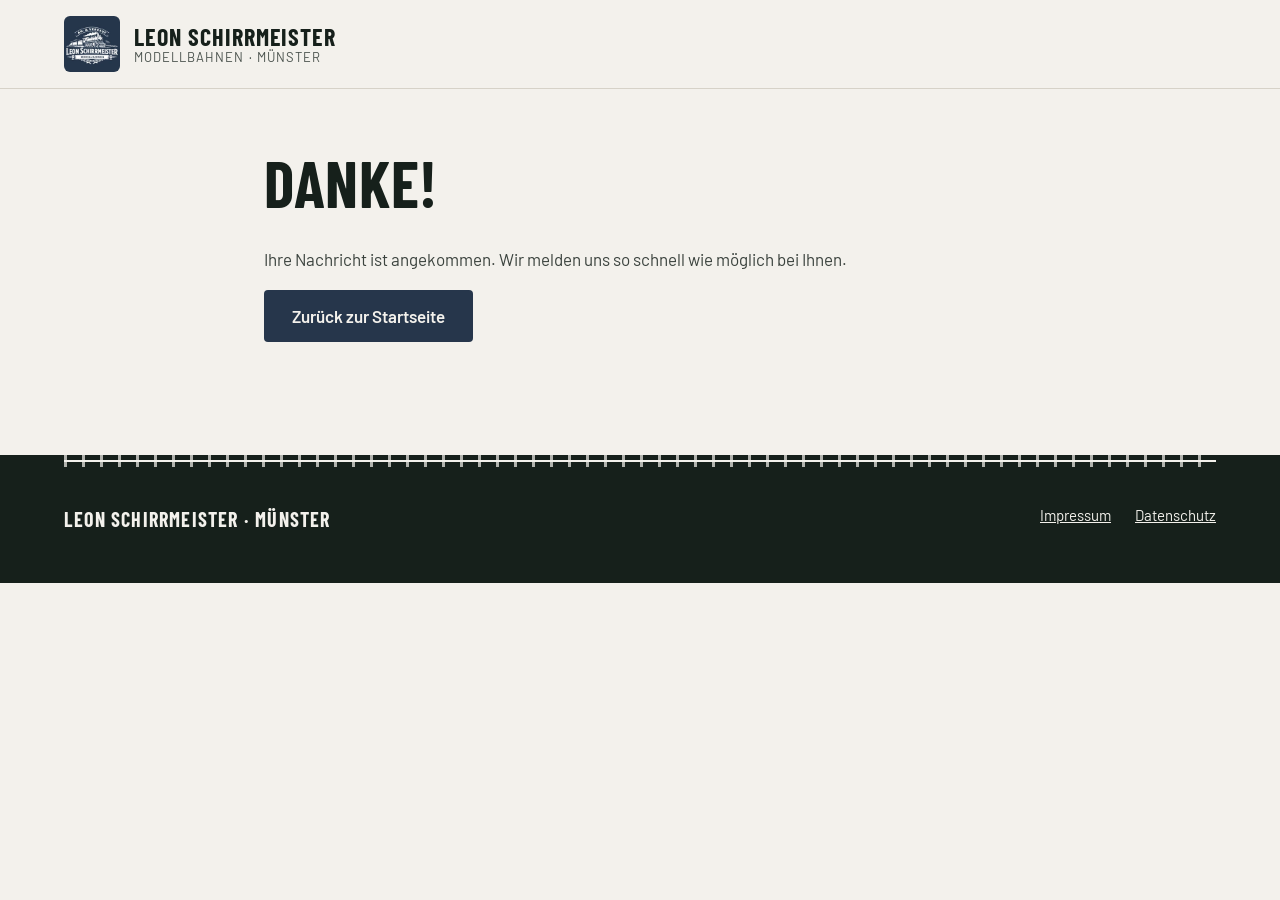
<file: danke.html>
<!doctype html>
<html lang="de">
<head>
<meta charset="utf-8">
<meta name="viewport" content="width=device-width, initial-scale=1">
<meta name="robots" content="noindex">
<title>Danke für Ihre Nachricht – Leon Schirrmeister Modellbahnen</title>
<link rel="icon" type="image/png" href="/assets/img/favicon.png">
<link rel="stylesheet" href="/assets/css/style.css">
</head>
<body>
<header class="kopf">
  <div class="container kopf-inner">
    <a class="marke" href="/">
      <img src="/assets/img/logo-klein.webp" alt="" width="56" height="56">
      <span class="marke-text"><span class="marke-name">Leon Schirrmeister</span><span class="marke-zusatz">Modellbahnen · Münster</span></span>
    </a>
  </div>
</header>
<main class="container textseite">
  <h1>Danke!</h1>
  <p>Ihre Nachricht ist angekommen. Wir melden uns so schnell wie möglich bei Ihnen.</p>
  <p><a class="btn btn-navy" href="/">Zurück zur Startseite</a></p>
</main>
<footer class="fuss">
  <div class="container"><div class="gleis"></div></div>
  <div class="container fuss-inner">
    <span class="fuss-name">Leon Schirrmeister · Münster</span>
    <nav aria-label="Rechtliches"><a href="/impressum.html">Impressum</a><a href="/datenschutz.html">Datenschutz</a></nav>
  </div>
</footer>
</body>
</html>
</file>
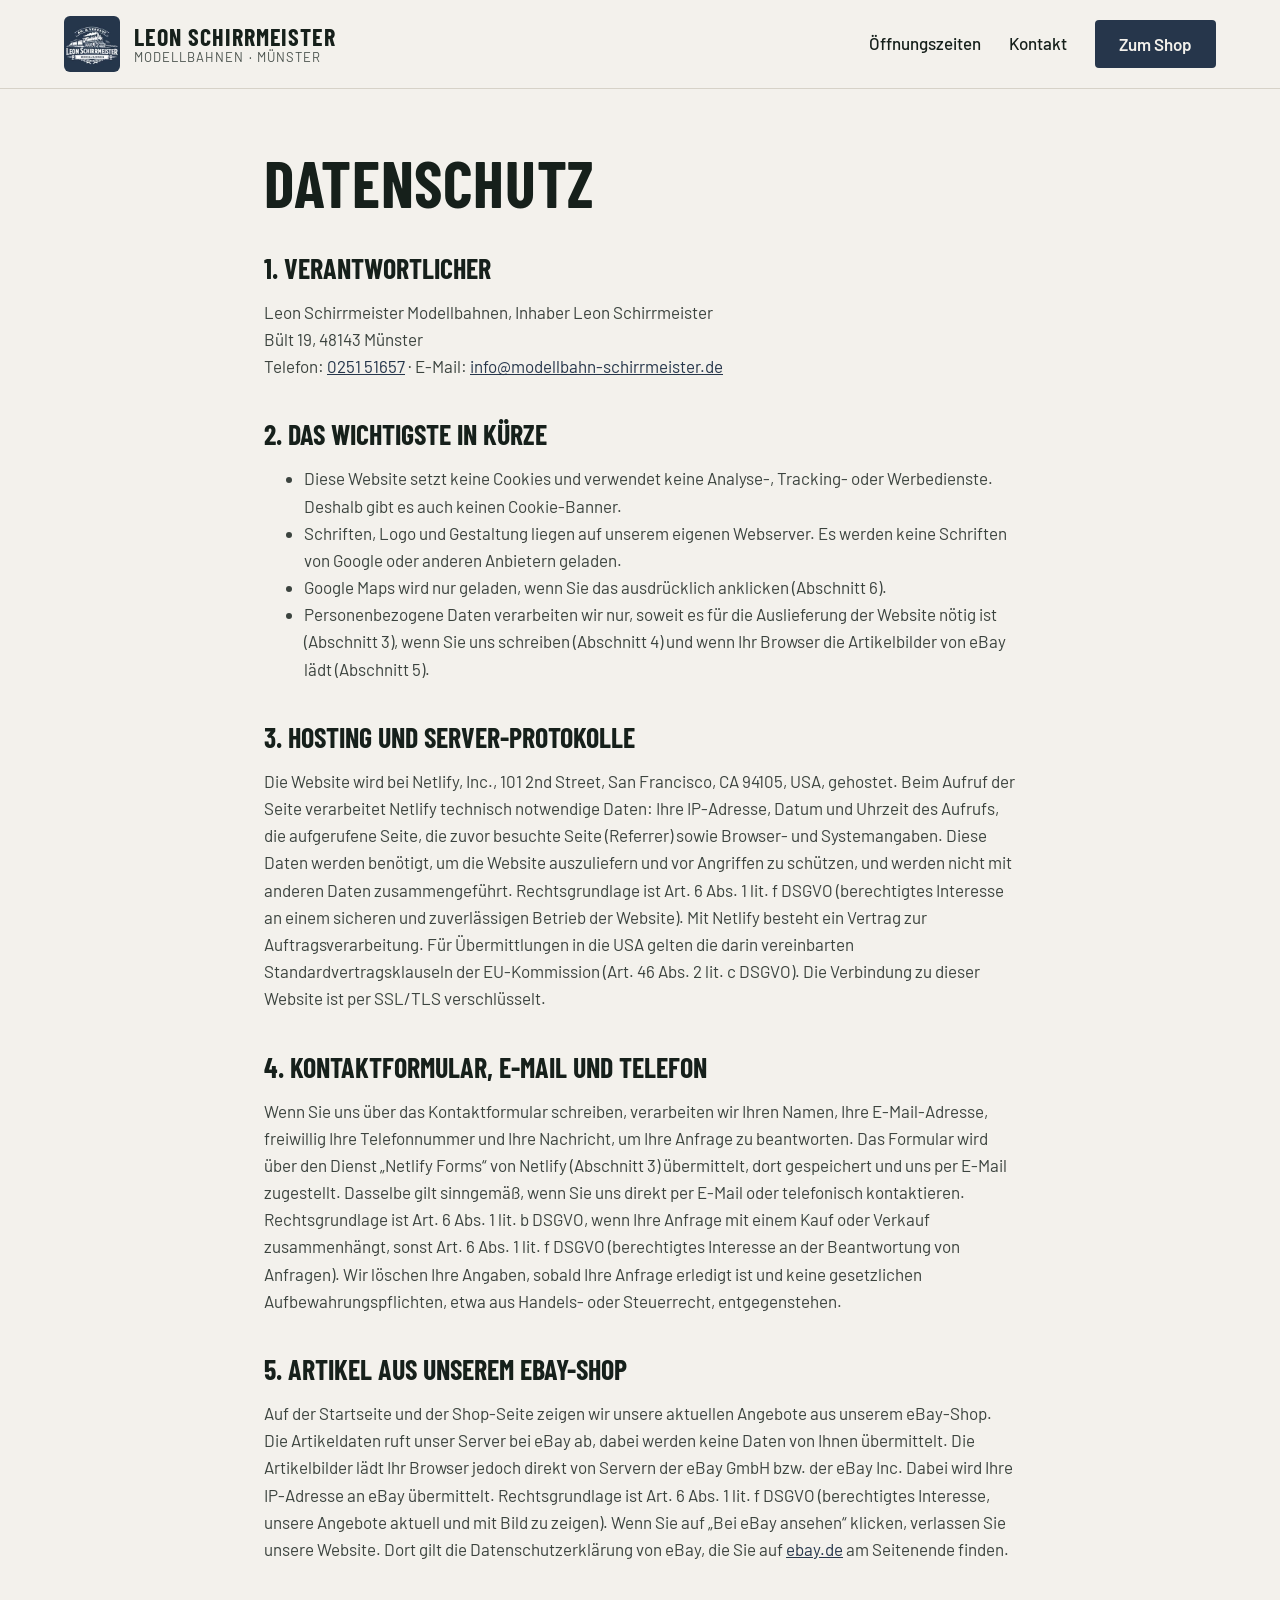
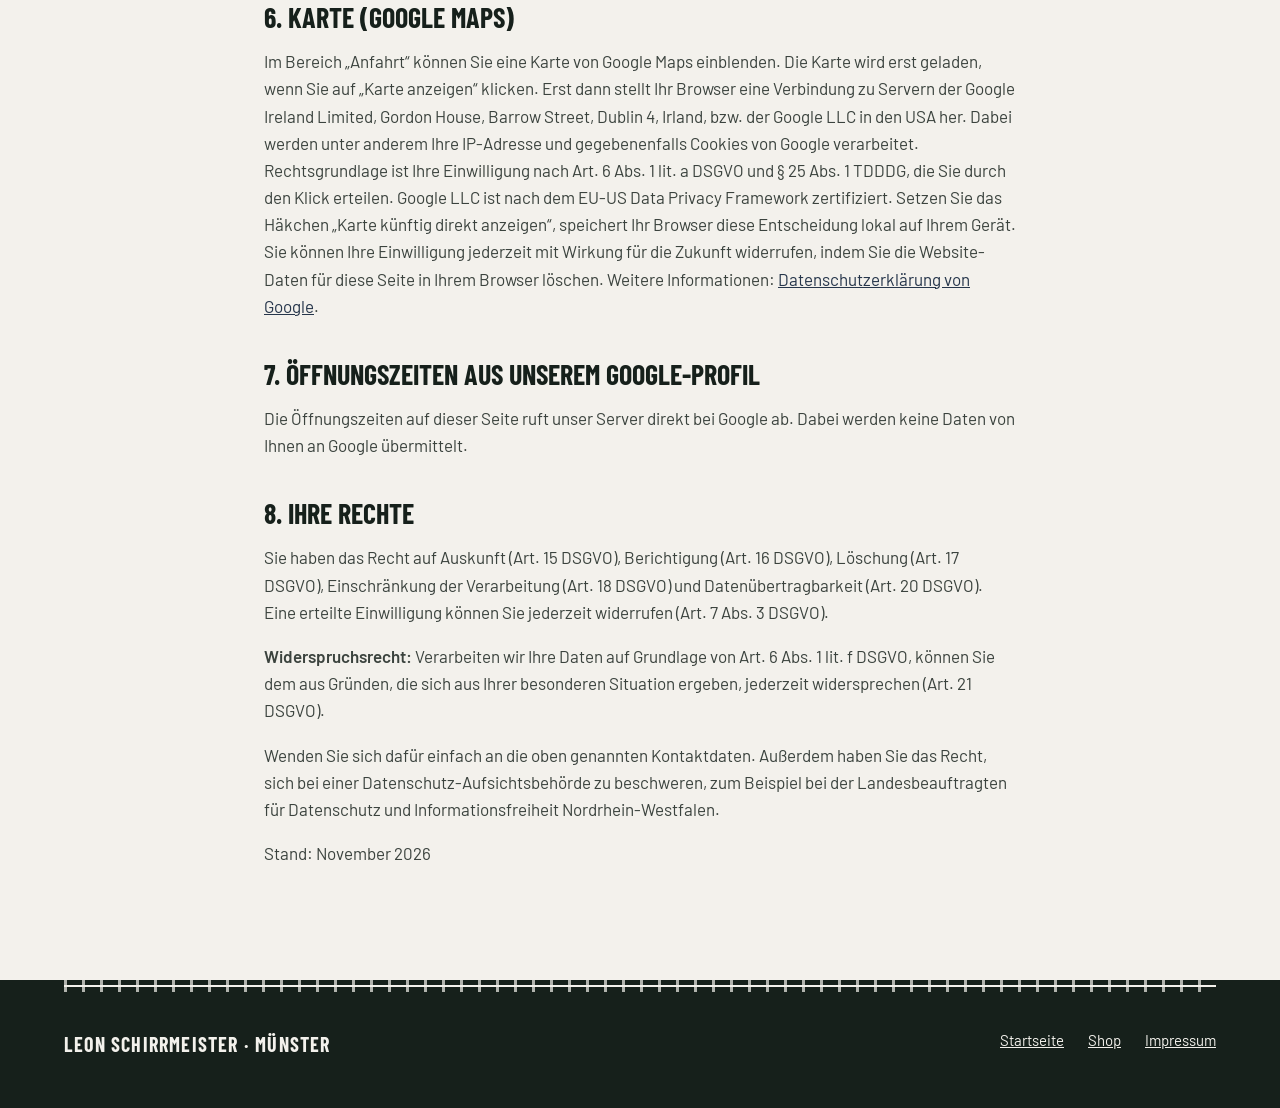
<file: datenschutz.html>
<!doctype html>
<html lang="de">
<head>
<meta charset="utf-8">
<meta name="viewport" content="width=device-width, initial-scale=1">
<title>Datenschutz – Leon Schirrmeister Modellbahnen</title>
<link rel="icon" type="image/png" href="/assets/img/favicon.png">
<link rel="stylesheet" href="/assets/css/style.css">
<script src="/assets/js/main.js" defer></script>
</head>
<body data-seite="datenschutz">
<header class="kopf">
  <div class="container kopf-inner">
    <a class="marke" href="/">
      <img src="/assets/img/logo-klein.webp" alt="" width="56" height="56">
      <span class="marke-text"><span class="marke-name">Leon Schirrmeister</span><span class="marke-zusatz">Modellbahnen · Münster</span></span>
    </a>
    <nav class="hauptmenue" aria-label="Hauptmenü">
      <a href="/#zeiten">Öffnungszeiten</a>
      <a href="/#kontakt">Kontakt</a>
      <a class="btn btn-navy" href="/shop.html">Zum Shop</a>
    </nav>
  </div>
</header>
<main class="container textseite">
  <h1>Datenschutz</h1>

  <h2>1. Verantwortlicher</h2>
  <p>
    <span data-inhalt="allgemein.name">Leon Schirrmeister Modellbahnen</span>, Inhaber <span data-inhalt="allgemein.inhaber">Leon Schirrmeister</span><br>
    <span data-inhalt="allgemein.strasse">Bült 19</span>, <span data-inhalt="allgemein.plz">48143</span> <span data-inhalt="allgemein.ort">Münster</span><br>
    Telefon: <a data-telefon href="tel:025151657">0251 51657</a> · E-Mail: <a data-email href="mailto:info@modellbahn-schirrmeister.de">info@modellbahn-schirrmeister.de</a>
  </p>

  <h2>2. Das Wichtigste in Kürze</h2>
  <ul>
    <li>Diese Website setzt keine Cookies und verwendet keine Analyse-, Tracking- oder Werbedienste. Deshalb gibt es auch keinen Cookie-Banner.</li>
    <li>Schriften, Logo und Gestaltung liegen auf unserem eigenen Webserver. Es werden keine Schriften von Google oder anderen Anbietern geladen.</li>
    <li>Google Maps wird nur geladen, wenn Sie das ausdrücklich anklicken (Abschnitt 6).</li>
    <li>Personenbezogene Daten verarbeiten wir nur, soweit es für die Auslieferung der Website nötig ist (Abschnitt 3), wenn Sie uns schreiben (Abschnitt 4) und wenn Ihr Browser die Artikelbilder von eBay lädt (Abschnitt 5).</li>
  </ul>

  <h2>3. Hosting und Server-Protokolle</h2>
  <p>Die Website wird bei Netlify, Inc., 101 2nd Street, San Francisco, CA 94105, USA, gehostet. Beim Aufruf der Seite verarbeitet Netlify technisch notwendige Daten: Ihre IP-Adresse, Datum und Uhrzeit des Aufrufs, die aufgerufene Seite, die zuvor besuchte Seite (Referrer) sowie Browser- und Systemangaben. Diese Daten werden benötigt, um die Website auszuliefern und vor Angriffen zu schützen, und werden nicht mit anderen Daten zusammengeführt. Rechtsgrundlage ist Art. 6 Abs. 1 lit. f DSGVO (berechtigtes Interesse an einem sicheren und zuverlässigen Betrieb der Website). Mit Netlify besteht ein Vertrag zur Auftragsverarbeitung. Für Übermittlungen in die USA gelten die darin vereinbarten Standardvertragsklauseln der EU-Kommission (Art. 46 Abs. 2 lit. c DSGVO). Die Verbindung zu dieser Website ist per SSL/TLS verschlüsselt.</p>

  <h2>4. Kontaktformular, E-Mail und Telefon</h2>
  <p>Wenn Sie uns über das Kontaktformular schreiben, verarbeiten wir Ihren Namen, Ihre E-Mail-Adresse, freiwillig Ihre Telefonnummer und Ihre Nachricht, um Ihre Anfrage zu beantworten. Das Formular wird über den Dienst „Netlify Forms“ von Netlify (Abschnitt 3) übermittelt, dort gespeichert und uns per E-Mail zugestellt. Dasselbe gilt sinngemäß, wenn Sie uns direkt per E-Mail oder telefonisch kontaktieren. Rechtsgrundlage ist Art. 6 Abs. 1 lit. b DSGVO, wenn Ihre Anfrage mit einem Kauf oder Verkauf zusammenhängt, sonst Art. 6 Abs. 1 lit. f DSGVO (berechtigtes Interesse an der Beantwortung von Anfragen). Wir löschen Ihre Angaben, sobald Ihre Anfrage erledigt ist und keine gesetzlichen Aufbewahrungspflichten, etwa aus Handels- oder Steuerrecht, entgegenstehen.</p>

  <h2>5. Artikel aus unserem eBay-Shop</h2>
  <p>Auf der Startseite und der Shop-Seite zeigen wir unsere aktuellen Angebote aus unserem eBay-Shop. Die Artikeldaten ruft unser Server bei eBay ab, dabei werden keine Daten von Ihnen übermittelt. Die Artikelbilder lädt Ihr Browser jedoch direkt von Servern der eBay GmbH bzw. der eBay Inc. Dabei wird Ihre IP-Adresse an eBay übermittelt. Rechtsgrundlage ist Art. 6 Abs. 1 lit. f DSGVO (berechtigtes Interesse, unsere Angebote aktuell und mit Bild zu zeigen). Wenn Sie auf „Bei eBay ansehen“ klicken, verlassen Sie unsere Website. Dort gilt die Datenschutzerklärung von eBay, die Sie auf <a href="https://www.ebay.de" target="_blank" rel="noopener">ebay.de</a> am Seitenende finden.</p>

  <h2>6. Karte (Google Maps)</h2>
  <p>Im Bereich „Anfahrt“ können Sie eine Karte von Google Maps einblenden. Die Karte wird erst geladen, wenn Sie auf „Karte anzeigen“ klicken. Erst dann stellt Ihr Browser eine Verbindung zu Servern der Google Ireland Limited, Gordon House, Barrow Street, Dublin 4, Irland, bzw. der Google LLC in den USA her. Dabei werden unter anderem Ihre IP-Adresse und gegebenenfalls Cookies von Google verarbeitet. Rechtsgrundlage ist Ihre Einwilligung nach Art. 6 Abs. 1 lit. a DSGVO und § 25 Abs. 1 TDDDG, die Sie durch den Klick erteilen. Google LLC ist nach dem EU-US Data Privacy Framework zertifiziert. Setzen Sie das Häkchen „Karte künftig direkt anzeigen“, speichert Ihr Browser diese Entscheidung lokal auf Ihrem Gerät. Sie können Ihre Einwilligung jederzeit mit Wirkung für die Zukunft widerrufen, indem Sie die Website-Daten für diese Seite in Ihrem Browser löschen. Weitere Informationen: <a href="https://policies.google.com/privacy?hl=de" target="_blank" rel="noopener">Datenschutzerklärung von Google</a>.</p>

  <h2>7. Öffnungszeiten aus unserem Google-Profil</h2>
  <p>Die Öffnungszeiten auf dieser Seite ruft unser Server direkt bei Google ab. Dabei werden keine Daten von Ihnen an Google übermittelt.</p>

  <h2>8. Ihre Rechte</h2>
  <p>Sie haben das Recht auf Auskunft (Art. 15 DSGVO), Berichtigung (Art. 16 DSGVO), Löschung (Art. 17 DSGVO), Einschränkung der Verarbeitung (Art. 18 DSGVO) und Datenübertragbarkeit (Art. 20 DSGVO). Eine erteilte Einwilligung können Sie jederzeit widerrufen (Art. 7 Abs. 3 DSGVO).</p>
  <p><strong>Widerspruchsrecht:</strong> Verarbeiten wir Ihre Daten auf Grundlage von Art. 6 Abs. 1 lit. f DSGVO, können Sie dem aus Gründen, die sich aus Ihrer besonderen Situation ergeben, jederzeit widersprechen (Art. 21 DSGVO).</p>
  <p>Wenden Sie sich dafür einfach an die oben genannten Kontaktdaten. Außerdem haben Sie das Recht, sich bei einer Datenschutz-Aufsichtsbehörde zu beschweren, zum Beispiel bei der Landesbeauftragten für Datenschutz und Informationsfreiheit Nordrhein-Westfalen.</p>

  <p>Stand: November 2026</p>
</main>
<footer class="fuss">
  <div class="container"><div class="gleis"></div></div>
  <div class="container fuss-inner">
    <span class="fuss-name">Leon Schirrmeister · Münster</span>
    <nav aria-label="Rechtliches"><a href="/">Startseite</a><a href="/shop.html">Shop</a><a href="/impressum.html">Impressum</a></nav>
  </div>
</footer>
</body>
</html>
</file>
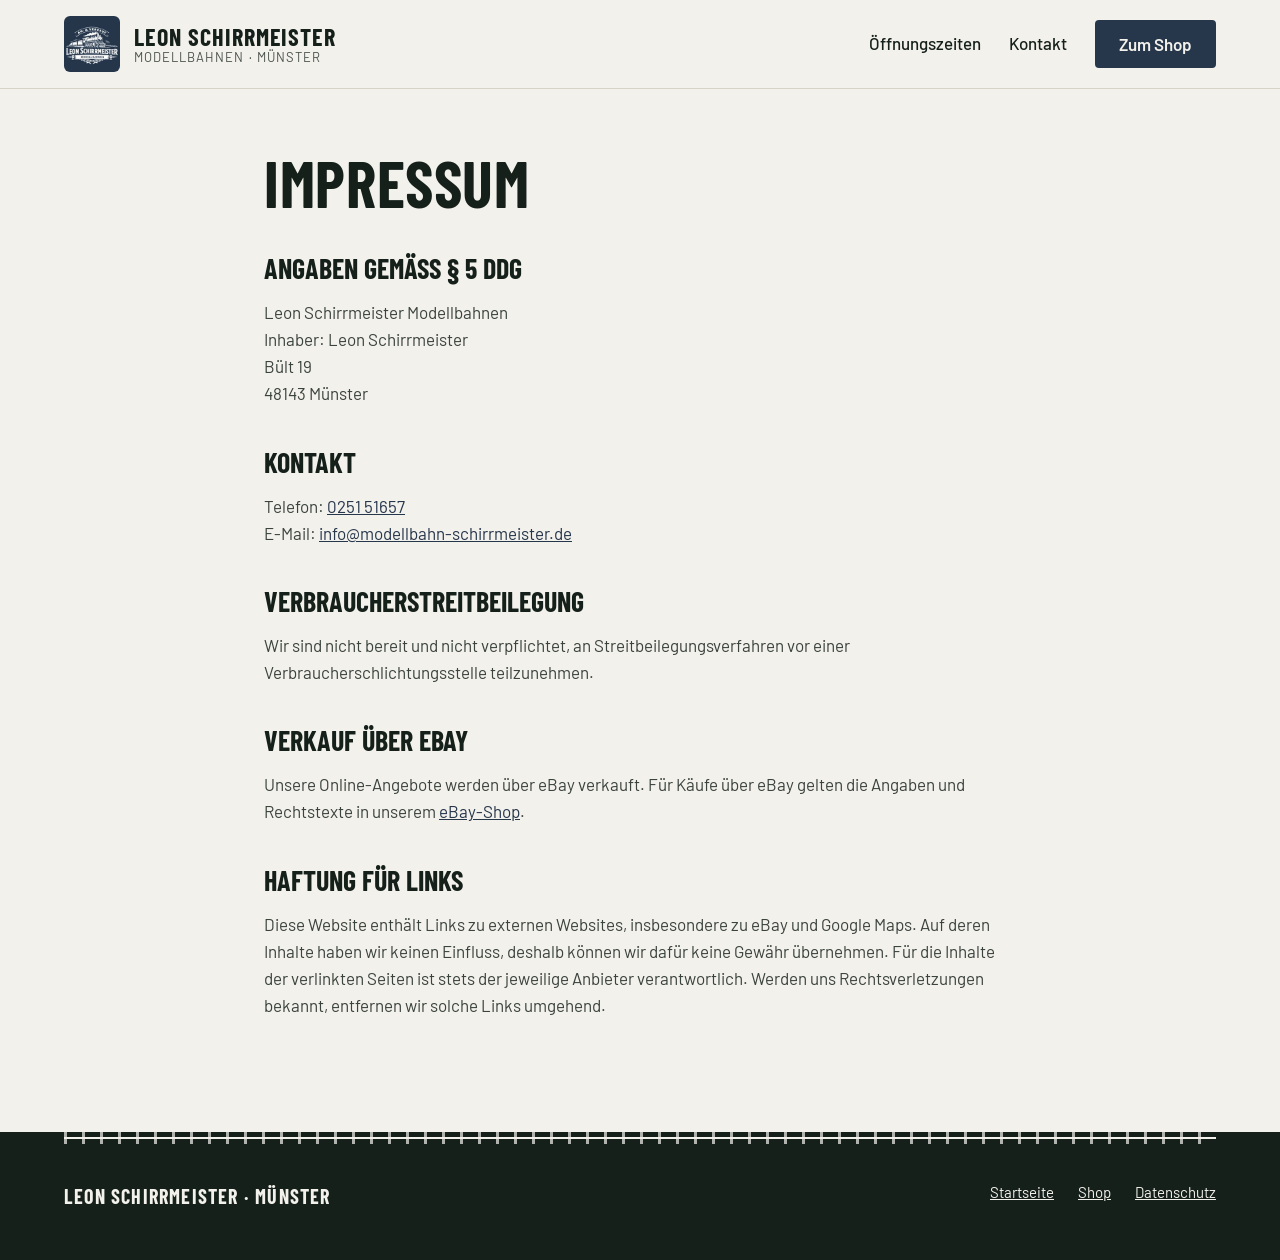
<file: impressum.html>
<!doctype html>
<html lang="de">
<head>
<meta charset="utf-8">
<meta name="viewport" content="width=device-width, initial-scale=1">
<title>Impressum – Leon Schirrmeister Modellbahnen</title>
<link rel="icon" type="image/png" href="/assets/img/favicon.png">
<link rel="stylesheet" href="/assets/css/style.css">
<script src="/assets/js/main.js" defer></script>
</head>
<body data-seite="impressum">
<header class="kopf">
  <div class="container kopf-inner">
    <a class="marke" href="/">
      <img src="/assets/img/logo-klein.webp" alt="" width="56" height="56">
      <span class="marke-text"><span class="marke-name">Leon Schirrmeister</span><span class="marke-zusatz">Modellbahnen · Münster</span></span>
    </a>
    <nav class="hauptmenue" aria-label="Hauptmenü">
      <a href="/#zeiten">Öffnungszeiten</a>
      <a href="/#kontakt">Kontakt</a>
      <a class="btn btn-navy" href="/shop.html">Zum Shop</a>
    </nav>
  </div>
</header>
<main class="container textseite">
  <h1>Impressum</h1>

  <h2>Angaben gemäß § 5 DDG</h2>
  <p>
    <span data-inhalt="allgemein.name">Leon Schirrmeister Modellbahnen</span><br>
    Inhaber: <span data-inhalt="allgemein.inhaber">Leon Schirrmeister</span><br>
    <span data-inhalt="allgemein.strasse">Bült 19</span><br>
    <span data-inhalt="allgemein.plz">48143</span> <span data-inhalt="allgemein.ort">Münster</span>
  </p>

  <h2>Kontakt</h2>
  <p>
    Telefon: <a data-telefon href="tel:025151657">0251 51657</a><br>
    E-Mail: <a data-email href="mailto:info@modellbahn-schirrmeister.de">info@modellbahn-schirrmeister.de</a>
  </p>

  <div data-nur-wenn="allgemein.ust_id" hidden>
    <h2>Umsatzsteuer</h2>
    <p>Umsatzsteuer-Identifikationsnummer gemäß § 27a Umsatzsteuergesetz: <span data-inhalt="allgemein.ust_id"></span></p>
  </div>

  <h2>Verbraucherstreitbeilegung</h2>
  <p>Wir sind nicht bereit und nicht verpflichtet, an Streitbeilegungsverfahren vor einer Verbraucherschlichtungsstelle teilzunehmen.</p>

  <h2>Verkauf über eBay</h2>
  <p>Unsere Online-Angebote werden über eBay verkauft. Für Käufe über eBay gelten die Angaben und Rechtstexte in unserem <a data-ebay-shop href="https://www.ebay.de/str/modellbahnschirrmeister" target="_blank" rel="noopener">eBay-Shop</a>.</p>

  <h2>Haftung für Links</h2>
  <p>Diese Website enthält Links zu externen Websites, insbesondere zu eBay und Google Maps. Auf deren Inhalte haben wir keinen Einfluss, deshalb können wir dafür keine Gewähr übernehmen. Für die Inhalte der verlinkten Seiten ist stets der jeweilige Anbieter verantwortlich. Werden uns Rechtsverletzungen bekannt, entfernen wir solche Links umgehend.</p>

</main>
<footer class="fuss">
  <div class="container"><div class="gleis"></div></div>
  <div class="container fuss-inner">
    <span class="fuss-name">Leon Schirrmeister · Münster</span>
    <nav aria-label="Rechtliches"><a href="/">Startseite</a><a href="/shop.html">Shop</a><a href="/datenschutz.html">Datenschutz</a></nav>
  </div>
</footer>
</body>
</html>
</file>
<file: assets/css/style.css>
/* Leon Schirrmeister Modellbahnen – Styles */

@font-face { font-family: "Barlow"; font-weight: 400; font-style: normal; font-display: swap; src: url("../fonts/barlow-latin-400-normal.woff2") format("woff2"); }
@font-face { font-family: "Barlow"; font-weight: 500; font-style: normal; font-display: swap; src: url("../fonts/barlow-latin-500-normal.woff2") format("woff2"); }
@font-face { font-family: "Barlow"; font-weight: 600; font-style: normal; font-display: swap; src: url("../fonts/barlow-latin-600-normal.woff2") format("woff2"); }
@font-face { font-family: "Barlow Condensed"; font-weight: 600; font-style: normal; font-display: swap; src: url("../fonts/barlow-condensed-latin-600-normal.woff2") format("woff2"); }
@font-face { font-family: "Barlow Condensed"; font-weight: 700; font-style: normal; font-display: swap; src: url("../fonts/barlow-condensed-latin-700-normal.woff2") format("woff2"); }

:root {
  --navy: #26364B;
  --navy-dunkel: #1C293A;
  --navy-hell: #34475F;
  --gold: #D4AF37;
  --papier: #F3F1EC;
  --papier-dunkel: #E9E6DE;
  --tinte: #16201B;
  --grau: #4A524D;
  --grau-text: #3B433E;
  --linie: #D6D2C8;
  --rahmen: #A9A498;
  --weiss: #FFFFFF;
  --hell-gedimmt: rgba(243, 241, 236, .85);
  --radius: 6px;
  --breite: 1200px;
  --font: "Barlow", system-ui, -apple-system, "Segoe UI", sans-serif;
  --font-display: "Barlow Condensed", "Arial Narrow", sans-serif;
}

*, *::before, *::after { box-sizing: border-box; }
html { scroll-behavior: smooth; }
body {
  margin: 0;
  font-family: var(--font);
  font-size: 17px;
  line-height: 1.6;
  color: var(--tinte);
  background: var(--papier);
  -webkit-font-smoothing: antialiased;
}
img { max-width: 100%; display: block; }
a { color: var(--navy); }
a:hover { color: #18243A; }
:focus-visible { outline: 3px solid var(--gold); outline-offset: 3px; }

.container { max-width: var(--breite); margin: 0 auto; padding-left: 24px; padding-right: 24px; }
.visually-hidden { position: absolute !important; width: 1px; height: 1px; overflow: hidden; clip: rect(0 0 0 0); white-space: nowrap; }

/* Typo */
.kicker {
  font-family: var(--font-display);
  font-weight: 600;
  font-size: 16px;
  letter-spacing: .18em;
  text-transform: uppercase;
  color: var(--grau);
  display: block;
}
.dunkel .kicker { color: var(--gold); }
h1, h2 {
  margin: 0;
  font-family: var(--font-display);
  font-weight: 700;
  text-transform: uppercase;
  line-height: 1;
}
h1 { font-size: clamp(48px, 7vw, 84px); line-height: .95; letter-spacing: .01em; }
h2 { font-size: clamp(38px, 5vw, 56px); }
.abschnitt-kopf { display: flex; flex-direction: column; gap: 8px; }

/* Buttons */
.btn {
  display: inline-flex; align-items: center; justify-content: center;
  min-height: 48px; padding: 14px 26px;
  border-radius: 4px; border: 2px solid transparent;
  font: inherit; font-weight: 600; font-size: 17px; line-height: 1.2;
  text-decoration: none; cursor: pointer;
  transition: background-color .15s, color .15s, border-color .15s;
}
.btn-navy { background: var(--navy); color: var(--papier); }
.btn-navy:hover { background: var(--navy-dunkel); color: var(--papier); }
.btn-gold { background: var(--gold); color: var(--tinte); }
.btn-gold:hover { background: #E3C14E; color: var(--tinte); }
.btn-hell-rand { border-color: var(--papier); color: var(--papier); }
.btn-hell-rand:hover { background: var(--papier); color: var(--navy); }
.btn-navy-rand { border-color: var(--navy); color: var(--navy); background: transparent; }
.btn-navy-rand:hover { background: var(--navy); color: var(--papier); }

/* Hinweisbanner */
.hinweis { background: var(--gold); color: var(--tinte); font-weight: 600; text-align: center; padding: 12px 24px; }
.hinweis[hidden] { display: none; }

/* Header */
.kopf { background: var(--papier); border-bottom: 1px solid var(--linie); }
.kopf-inner { display: flex; flex-wrap: wrap; align-items: center; justify-content: space-between; gap: 16px; padding-top: 16px; padding-bottom: 16px; }
.marke { display: flex; align-items: center; gap: 14px; text-decoration: none; color: var(--tinte); }
.marke:hover { color: var(--tinte); }
.marke img { width: 56px; height: 56px; border-radius: var(--radius); }
.marke-text { display: flex; flex-direction: column; line-height: 1.1; }
.marke-name { font-family: var(--font-display); font-weight: 700; font-size: 24px; letter-spacing: .04em; text-transform: uppercase; }
.marke-zusatz { font-size: 13px; color: var(--grau); letter-spacing: .08em; text-transform: uppercase; }
.hauptmenue { display: flex; flex-wrap: wrap; align-items: center; gap: 8px 28px; font-weight: 500; }
.hauptmenue a { text-decoration: none; color: var(--tinte); }
.hauptmenue a:hover { color: var(--navy); text-decoration: underline; text-underline-offset: 4px; }
.hauptmenue .btn { color: var(--papier); padding: 10px 22px; text-decoration: none; }

/* Hero */
.dunkel { background: var(--navy); color: var(--papier); }
.hero-inner { display: flex; flex-wrap: wrap; align-items: center; gap: 40px; padding-top: 40px; padding-bottom: 40px; }
.hero-text { flex: 1 1 440px; min-width: 0; display: flex; flex-direction: column; gap: 24px; }
.hero-text p { margin: 0; font-size: 19px; color: var(--hell-gedimmt); max-width: 540px; }
.hero-buttons { display: flex; flex-wrap: wrap; gap: 14px; padding-top: 8px; }
.hero-logo { flex: 1 1 420px; min-width: 0; max-width: 560px; aspect-ratio: 1 / 1; object-fit: contain; }

/* Infoleiste */
.infoleiste { display: grid; grid-template-columns: repeat(auto-fit, minmax(240px, 1fr)); gap: 32px; padding-top: 40px; padding-bottom: 64px; }
.info { display: flex; flex-direction: column; gap: 4px; }
.info .kicker { font-size: 15px; letter-spacing: .16em; }
.info-wert { font-size: 20px; font-weight: 600; color: var(--tinte); text-decoration: none; overflow-wrap: anywhere; }
a.info-wert:hover { color: var(--navy); text-decoration: underline; }

/* Öffnungszeiten + Anfahrt */
.zeiten-inner { display: flex; flex-wrap: wrap; gap: 56px; padding-top: 80px; padding-bottom: 80px; }
.zeiten-spalte { flex: 1 1 520px; min-width: 0; display: flex; flex-direction: column; gap: 28px; }
.anfahrt-spalte { flex: 1 1 400px; min-width: 0; display: flex; flex-direction: column; gap: 28px; }
.tafel { background: var(--navy-dunkel); border-radius: var(--radius); padding: 8px 28px; font-family: var(--font-display); font-weight: 600; font-size: 24px; letter-spacing: .04em; margin: 0; }
.tafel-zeile { display: flex; justify-content: space-between; gap: 16px; padding: 14px 0; border-bottom: 1px solid rgba(243, 241, 236, .14); }
.tafel-zeile:last-child { border-bottom: none; }
.tafel-zeile dt { margin: 0; }
.tafel-zeile dd { margin: 0; color: var(--gold); text-align: right; }
.tafel-zeile dd span { display: block; white-space: nowrap; }
.tafel-zeile.heute dt::after { content: "Heute"; margin-left: 12px; font-size: 14px; letter-spacing: .14em; text-transform: uppercase; background: var(--gold); color: var(--tinte); padding: 2px 8px; border-radius: 3px; vertical-align: 3px; }
.zusatz { margin: 0; font-size: 16px; color: rgba(243, 241, 236, .8); }
.karte { height: 300px; border-radius: var(--radius); background-color: var(--navy-hell); background-image: repeating-linear-gradient(135deg, rgba(243,241,236,.05) 0 12px, transparent 12px 24px); display: flex; align-items: flex-end; padding: 20px; font-size: 14px; color: rgba(243, 241, 236, .8); overflow: hidden; }
.karte { height: 340px; position: relative; padding: 0; align-items: stretch; }
.karte-hinweis { display: flex; flex-direction: column; justify-content: center; align-items: flex-start; gap: 14px; padding: 28px; font-size: 15px; color: rgba(243, 241, 236, .9); }
.karte-hinweis p { margin: 0; max-width: 420px; }
.karte-hinweis a { color: var(--gold); }
.karte-merken { display: flex; align-items: center; gap: 8px; font-size: 14px; cursor: pointer; }
.karte-merken input { width: 18px; height: 18px; accent-color: var(--gold); }
.karte.karte-geladen { background: var(--navy-hell); }
.karte iframe { width: 100%; height: 100%; border: 0; display: block; }
.sonderzeiten { margin: 0; background: var(--gold); color: var(--tinte); font-weight: 600; border-radius: var(--radius); padding: 12px 16px; }
.sonderzeiten[hidden] { display: none; }
.adresse { display: flex; flex-direction: column; gap: 2px; font-size: 18px; font-style: normal; }
.adresse .gedimmt { color: rgba(243, 241, 236, .8); }
.anfahrt-spalte .btn { align-self: flex-start; }

/* Artikelkarten */
.artikel-abschnitt { padding-top: 88px; padding-bottom: 80px; display: flex; flex-direction: column; gap: 36px; }
.abschnitt-zeile { display: flex; flex-wrap: wrap; justify-content: space-between; align-items: flex-end; gap: 16px; }
.mehr-link { font-weight: 600; }
.artikel-raster { display: grid; grid-template-columns: repeat(auto-fill, minmax(250px, 1fr)); gap: 24px; list-style: none; margin: 0; padding: 0; }
.artikel { background: var(--weiss); border: 1px solid var(--linie); border-radius: var(--radius); overflow: hidden; display: flex; flex-direction: column; }
.artikel-bild { aspect-ratio: 4 / 3; background-color: #E3E0D8; background-image: repeating-linear-gradient(135deg, rgba(22,32,27,.06) 0 12px, transparent 12px 24px); display: flex; align-items: center; justify-content: center; font-size: 13px; color: var(--grau); }
.artikel-bild img { width: 100%; height: 100%; object-fit: contain; background: var(--weiss); }
.artikel-body { padding: 18px; display: flex; flex-direction: column; gap: 6px; flex: 1; }
.artikel-meta { font-size: 13px; letter-spacing: .1em; text-transform: uppercase; color: var(--grau); }
.artikel-titel { font-weight: 600; font-size: 17px; line-height: 1.35; margin: 0; display: -webkit-box; -webkit-line-clamp: 3; -webkit-box-orient: vertical; overflow: hidden; }
.artikel-fuss { display: flex; justify-content: space-between; align-items: baseline; gap: 10px; margin-top: auto; padding-top: 8px; }
.artikel-preis { font-family: var(--font-display); font-weight: 700; font-size: 28px; color: var(--navy); }
.artikel-art { font-size: 13px; color: var(--grau); }
.artikel .btn { margin-top: 10px; min-height: 44px; padding: 10px 16px; font-size: 16px; }
.artikel-skelett .artikel-bild { animation: puls 1.4s ease-in-out infinite; }
@keyframes puls { 50% { opacity: .55; } }
.meldung { grid-column: 1 / -1; background: var(--weiss); border: 1px solid var(--linie); border-radius: var(--radius); padding: 28px; text-align: center; }

/* Shop-Seite */
.shop-kopf-inner { display: flex; flex-wrap: wrap; justify-content: space-between; align-items: flex-end; gap: 32px; padding-top: 64px; padding-bottom: 56px; }
.shop-kopf-text { flex: 1 1 520px; min-width: 0; display: flex; flex-direction: column; gap: 14px; }
.shop-kopf-text p { margin: 0; font-size: 18px; color: var(--hell-gedimmt); max-width: 560px; }
.zaehler { display: flex; flex-direction: column; gap: 4px; font-size: 15px; color: var(--hell-gedimmt); }
.zaehler strong { font-family: var(--font-display); font-size: 40px; font-weight: 700; color: var(--papier); line-height: 1; }
.filterleiste { display: flex; flex-wrap: wrap; justify-content: space-between; align-items: center; gap: 20px; padding-top: 36px; }
.kategorien { display: flex; flex-wrap: wrap; gap: 10px; }
.pille { font: inherit; font-weight: 600; font-size: 15px; padding: 8px 18px; border-radius: 999px; cursor: pointer; min-height: 44px; background: transparent; color: var(--tinte); border: 2px solid var(--rahmen); }
.pille:hover { border-color: var(--navy); }
.pille[aria-pressed="true"] { background: var(--navy); color: var(--papier); border-color: var(--navy); }
.suche { display: flex; align-items: center; gap: 10px; background: var(--weiss); border: 1px solid var(--rahmen); border-radius: 4px; padding: 0 14px; min-height: 48px; flex: 0 1 340px; }
.suche:focus-within { outline: 3px solid var(--gold); outline-offset: 2px; }
.suche input { font: inherit; border: none; outline: none; background: transparent; flex: 1; min-width: 0; min-height: 46px; }
.shop-raster { padding-top: 32px; padding-bottom: 24px; }
.shop-mehr { padding-top: 16px; padding-bottom: 88px; display: flex; flex-direction: column; align-items: center; gap: 14px; text-align: center; }
.shop-mehr p { margin: 0; font-size: 15px; color: var(--grau); }

/* Kontakt */
.kontakt { background: var(--papier-dunkel); }
.kontakt-inner { display: flex; flex-wrap: wrap; gap: 56px; padding-top: 88px; padding-bottom: 88px; }
.kontakt-text { flex: 1 1 360px; min-width: 0; display: flex; flex-direction: column; gap: 24px; }
.kontakt-text > p { margin: 0; color: var(--grau-text); }
.kontakt-daten { display: flex; flex-direction: column; gap: 14px; font-size: 18px; margin: 0; }
.kontakt-daten div { display: flex; flex-direction: column; }
.kontakt-daten dt { font-size: 14px; color: var(--grau); }
.kontakt-daten dd { margin: 0; font-weight: 600; }
.kontakt-daten a { color: var(--tinte); text-decoration: none; }
.kontakt-daten a:hover { text-decoration: underline; }
.formular { flex: 1 1 520px; min-width: 0; background: var(--weiss); border: 1px solid var(--linie); border-radius: var(--radius); padding: 32px; display: flex; flex-direction: column; gap: 18px; }
.formular-zeile { display: grid; grid-template-columns: repeat(auto-fit, minmax(200px, 1fr)); gap: 18px; }
.feld { display: flex; flex-direction: column; gap: 6px; font-weight: 500; font-size: 15px; }
.feld input, .feld textarea { font: inherit; font-weight: 400; padding: 12px 14px; border: 1px solid var(--rahmen); border-radius: 4px; background: #FBFAF7; min-height: 48px; width: 100%; }
.feld textarea { resize: vertical; min-height: 140px; }
.feld input:focus, .feld textarea:focus { outline: 3px solid var(--gold); outline-offset: 1px; border-color: var(--navy); }
.formular .klein { margin: 0; font-size: 14px; color: var(--grau); }
.formular .btn { align-self: flex-start; }
.honig { display: none; }

/* Textseiten (Impressum, Datenschutz, Danke) */
.textseite { max-width: 800px; padding-top: 64px; padding-bottom: 96px; }
.textseite h1 { font-size: clamp(42px, 6vw, 64px); margin-bottom: 32px; }
.textseite h2 { font-size: 28px; margin: 40px 0 12px; }
.textseite h3 { font-size: 19px; margin: 24px 0 8px; }
.textseite p, .textseite li { color: var(--grau-text); }
.entwurf { background: #FFF6D6; border: 1px solid var(--gold); border-radius: var(--radius); padding: 14px 18px; font-weight: 500; }

/* Footer */
.fuss { background: var(--tinte); color: var(--papier); }
.gleis { height: 12px; background: linear-gradient(var(--papier), var(--papier)) center / 100% 2px no-repeat, repeating-linear-gradient(90deg, rgba(243,241,236,.7) 0 3px, transparent 3px 18px); }
.fuss-inner { display: flex; flex-wrap: wrap; justify-content: space-between; gap: 20px; padding-top: 36px; padding-bottom: 48px; font-size: 15px; }
.fuss-name { font-family: var(--font-display); font-weight: 700; font-size: 20px; letter-spacing: .06em; text-transform: uppercase; }
.fuss nav { display: flex; flex-wrap: wrap; gap: 12px 24px; }
.fuss a { color: var(--papier); }
.fuss a:hover { color: var(--gold); }

/* Handy */
@media (max-width: 720px) {
  body { font-size: 16px; }
  .kopf-inner { padding-top: 12px; padding-bottom: 12px; }
  .marke img { width: 48px; height: 48px; }
  .marke-name { font-size: 20px; }
  .hauptmenue { width: 100%; justify-content: space-between; gap: 8px 16px; font-size: 15px; }
  .hauptmenue .btn { padding: 8px 16px; min-height: 44px; }
  .hero-inner { padding-top: 32px; }
  .hero-logo { order: -1; max-width: 300px; margin: 0 auto; }
  .tafel { padding: 4px 18px; font-size: 20px; }
  .zeiten-inner, .kontakt-inner { padding-top: 56px; padding-bottom: 56px; gap: 40px; }
  .artikel-abschnitt { padding-top: 56px; padding-bottom: 56px; }
  .formular { padding: 22px; }
  .suche { flex: 1 1 100%; }

  /* Startseite: neue Artikel als Wisch-Slider */
  .artikel-raster[data-artikel-teaser] {
    display: flex;
    gap: 14px;
    overflow-x: auto;
    scroll-snap-type: x mandatory;
    -webkit-overflow-scrolling: touch;
    overscroll-behavior-x: contain;
    margin: 0 -24px;
    padding: 4px 24px 14px;
    scroll-padding-left: 24px;
    scrollbar-width: none;
  }
  .artikel-raster[data-artikel-teaser]::-webkit-scrollbar { display: none; }
  .artikel-raster[data-artikel-teaser] > li {
    flex: 0 0 78%;
    scroll-snap-align: start;
  }
  .artikel-raster[data-artikel-teaser] > .meldung { flex-basis: 100%; }
}

@media (prefers-reduced-motion: reduce) {
  html { scroll-behavior: auto; }
  .artikel-skelett .artikel-bild { animation: none; }
}
</file>
